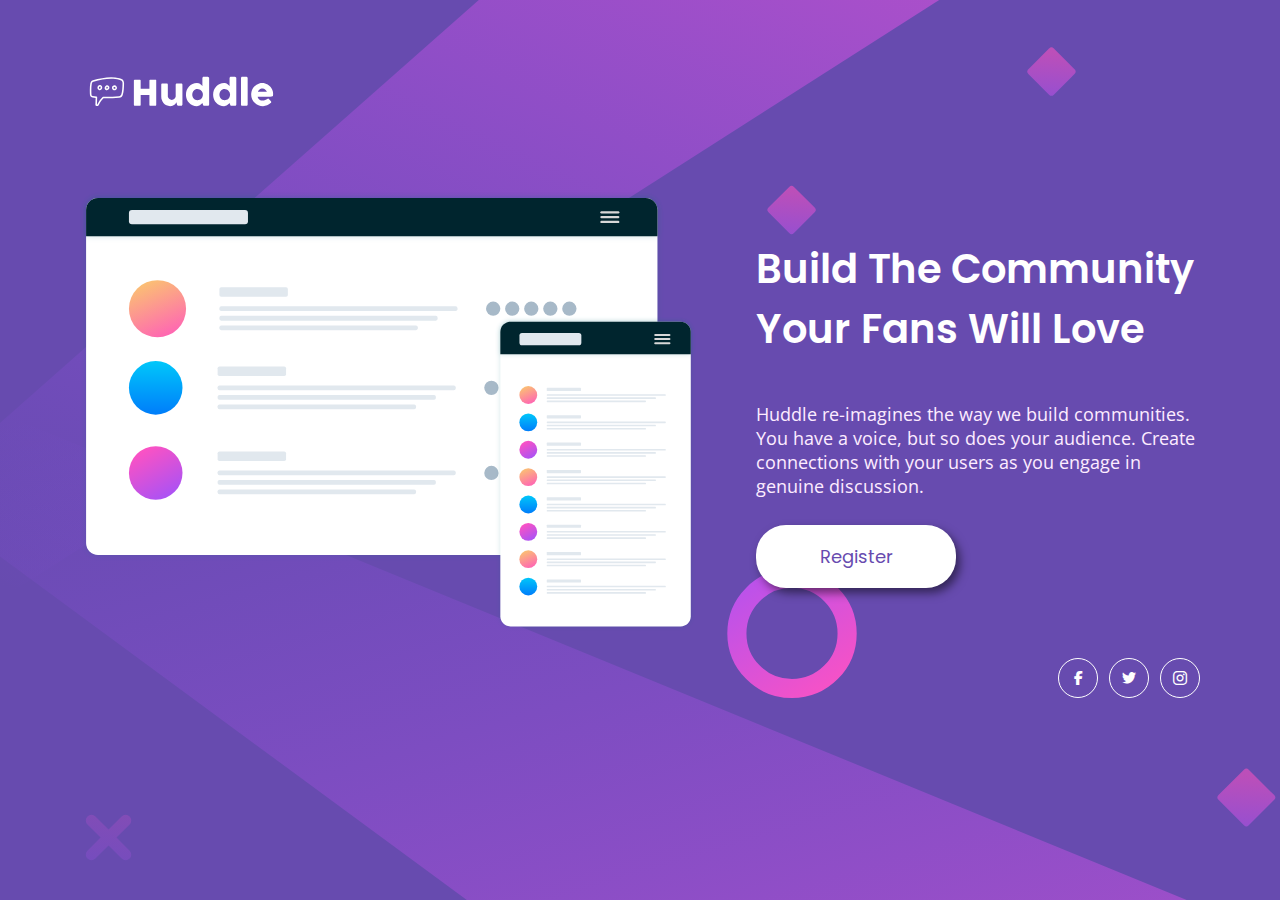
<file: huddle-landlng-page/index.html>
<!DOCTYPE html>
<html lang="en">

<head>
  <meta charset="UTF-8">
  <meta name="viewport" content="width=device-width, initial-scale=1.0">
  <!-- displays site properly based on user's device -->

  <link rel="icon" type="image/png" sizes="32x32" href="./images/favicon-32x32.png">
  <link rel="preconnect" href="https://fonts.googleapis.com">
  <link rel="preconnect" href="https://fonts.gstatic.com" crossorigin>
  <link href="https://fonts.googleapis.com/css2?family=Open+Sans:ital,wght@0,300..800;1,300..800&family=Poppins:ital,wght@0,100;0,200;0,300;0,400;0,500;0,600;0,700;0,800;0,900;1,100;1,200;1,300;1,400;1,500;1,600;1,700;1,800;1,900&display=swap" rel="stylesheet">
  <link rel="stylesheet" href="https://cdnjs.cloudflare.com/ajax/libs/font-awesome/6.5.2/css/all.min.css">
  <link rel="stylesheet" href="style.css">

  <title>Frontend Mentor | Huddle landing page with single introductory section</title>
</head>

<body>
  <header>
    <svg class="logo" xmlns="http://www.w3.org/2000/svg" viewBox="0 0 340 60"><g fill="#fff"><path d="M31.184 10.285c-5.91-.004-12.075 1.328-18.301 3.055-.79.16-1.563.676-1.969 1.316-.375.602-.512 1.207-.629 1.844-.605 3.387-.531 6.715-.406 10.398.027.844.156 1.848.547 2.454.414.613 1.117 1.003 1.96 1.132 1.083.164 2.16.29 3.239.403l-.238 6.656c-.04.527.222.969.543 1.223.289.218.61.316.937.34.656.05 1.43-.235 1.813-.961 1.68-3.235 2.734-4.66 4.832-6.81 5.48.138 10.261-.167 15.672-.57 1.914-.046 3.23-1.613 3.578-2.863 1.035-3.238 1.199-7.234 1.308-11.277.047-1.602-.508-3.172-1.492-4.004-.937-.758-2.066-1.031-3.105-1.312-2.883-.653-5.766-1.004-8.29-1.024zm7.875 2.531c1.039.282 1.957.555 2.53 1.024.966 1.023.934 1.707.923 2.812-.11 3.918-.297 7.723-1.184 10.606-.383 1.074-1.043 1.84-2.3 1.953-5.516.41-10.301.727-15.844.566a.792.792 0 0 0-.582.23c-2.329 2.352-3.52 3.99-5.297 7.407-.04.078-.13.125-.242.133-.07-.004-.102-.063-.106-.113l.238-7.22a.804.804 0 0 0-.695-.8 73.176 73.176 0 0 1-3.871-.477c-.555-.082-.758-.234-.91-.46-.266-.633-.262-1.024-.281-1.63-.126-3.656-.184-6.847.374-10.023.055-.472.231-.953.418-1.351.31-.485.782-.555 1.258-.688 6.086-1.68 12.04-2.937 17.649-2.941 2.75.097 5.633.375 7.922.972zm-21.024 6.192c-.84 1.004-.758 2.367-.11 3.281.34.48.868.863 1.509.95.836.07 1.367-.27 1.937-.657 1.035-.898 1.14-2.469.352-3.605a2.184 2.184 0 0 0-1.696-.946c-.898.008-1.507.407-1.992.977zm9.07-.82c-.835.027-1.511.605-1.925 1.23-.47.71-.746 1.605-.364 2.484.735 1.684 3.274 1.664 4.286-.05.464-.79.347-1.688 0-2.336-.348-.653-.872-1.184-1.633-1.305a1.934 1.934 0 0 0-.364-.023zm7.364.156a2.895 2.895 0 0 0-.778.086c-1.004.27-1.859 1.304-1.73 2.629.066.668.371 1.32.926 1.765.554.45 1.355.649 2.203.477.972-.2 1.578-.985 1.777-1.742.203-.758.153-1.528-.316-2.153a2.655 2.655 0 0 0-2.082-1.062zM19.96 19.586c.184.004.332.062.484.281.34.492.246 1.235-.097 1.535-.34.297-.555.325-.707.305-.149-.023-.301-.125-.438-.316-.258-.368-.336-.961.008-1.387.18-.242.516-.395.75-.418zm7.254.172c.027.004.355.195.512.488.156.293.183.563.035.813-.442.75-1.38.546-1.52.222-.055-.125-.015-.625.242-1.011.258-.391.578-.536.73-.512zm8.082.57c.047.067.164.492.074.828-.09.34-.238.547-.598.621-.46.098-.718 0-.914-.156-.191-.156-.324-.422-.351-.707-.07-.703.183-.867.586-.973.465-.117.992.086 1.203.387zm0 0M53.867 13.434a.892.892 0 0 1 .219-.536.665.665 0 0 1 .535-.238h5.223c.176 0 .36.074.547.219a.68.68 0 0 1 .28.555v8.336h8.74v-8.336a.768.768 0 0 1 .793-.773h5.151c.235 0 .438.058.614.175.176.117.265.305.265.562V38c0 .258-.078.45-.23.578-.152.129-.352.195-.598.195h-5.203a.845.845 0 0 1-.574-.195c-.145-.129-.219-.32-.219-.578v-9.988h-8.738V38c0 .246-.078.438-.238.57-.157.137-.371.203-.641.203h-5.172c-.492 0-.742-.23-.754-.687zm48.11 25.039a1.1 1.1 0 0 1-.485.246 2.422 2.422 0 0 1-.484.054h-2.656c-.211 0-.391-.039-.543-.113a1.197 1.197 0 0 1-.387-.308 1.842 1.842 0 0 1-.266-.442 3.71 3.71 0 0 1-.176-.508l-.543-2.25c-.175.364-.433.774-.765 1.239a6.65 6.65 0 0 1-1.274 1.3 7.077 7.077 0 0 1-1.847 1.02c-.715.277-1.535.414-2.461.414-1.336 0-2.55-.258-3.64-.773a8.372 8.372 0 0 1-2.79-2.11c-.765-.89-1.36-1.933-1.781-3.12a11.327 11.327 0 0 1-.633-3.81V17.797c0-.445.094-.785.29-1.012.19-.23.5-.344.921-.344h4.063c.503 0 .847.086 1.039.254.187.172.28.5.28.996v11.446c0 .504.114.98.34 1.433a4.282 4.282 0 0 0 2.18 2.012c.477.2.961.3 1.454.3.421 0 .859-.1 1.308-.3.453-.2.867-.465 1.25-.797.379-.336.695-.73.942-1.18.246-.453.367-.93.367-1.433v-11.43c0-.199.039-.398.113-.597a.963.963 0 0 1 .344-.457c.152-.094.297-.16.43-.196.136-.035.292-.05.468-.05h3.973c.504 0 .867.12 1.09.367.222.246.336.578.336.988v19.676c0 .222-.051.425-.153.613a1.091 1.091 0 0 1-.41.441zm20.414-2.426c-.317.316-.668.656-1.047 1.02-.383.363-.801.703-1.258 1.019-.457.316-.95.578-1.477.785a4.714 4.714 0 0 1-1.707.305c-1.593 0-3.062-.297-4.402-.895a10.537 10.537 0 0 1-3.465-2.453c-.969-1.039-1.722-2.262-2.27-3.668-.542-1.406-.816-2.918-.816-4.535 0-1.629.274-3.145.817-4.547.546-1.398 1.3-2.617 2.27-3.656a10.403 10.403 0 0 1 3.464-2.445c1.34-.59 2.809-.887 4.402-.887a5.32 5.32 0 0 1 1.77.281 6.49 6.49 0 0 1 1.457.719c.441.297.844.625 1.215.996.367.367.719.73 1.047 1.082v-8.04c0-.374.113-.69.34-.948.23-.258.574-.387 1.03-.387h3.958c.152 0 .312.035.48.098.172.066.328.156.469.273.14.117.254.258.34.422.09.164.133.344.133.543v26.289c0 .902-.473 1.355-1.422 1.355h-3.45c-.234 0-.414-.03-.542-.09a.826.826 0 0 1-.325-.253 1.64 1.64 0 0 1-.238-.422c-.07-.168-.16-.367-.266-.59zm-10.114-8.422c0 .773.121 1.496.364 2.172a5.142 5.142 0 0 0 1.027 1.75c.445.492.98.883 1.61 1.168.624.289 1.32.43 2.081.43.75 0 1.457-.133 2.121-.403.66-.27 1.239-.64 1.73-1.117a5.616 5.616 0 0 0 1.188-1.68 5.541 5.541 0 0 0 .5-2.074v-.246c0-.75-.14-1.465-.421-2.145a5.712 5.712 0 0 0-1.168-1.793 5.555 5.555 0 0 0-1.758-1.222 5.326 5.326 0 0 0-2.192-.45c-.761 0-1.457.15-2.082.45a4.827 4.827 0 0 0-1.609 1.223 5.497 5.497 0 0 0-1.027 1.792 6.341 6.341 0 0 0-.364 2.145zm37.278 8.422c-.317.316-.664.656-1.047 1.02-.38.363-.797.703-1.254 1.019-.457.316-.95.578-1.48.785a4.693 4.693 0 0 1-1.704.305c-1.593 0-3.062-.297-4.406-.895a10.561 10.561 0 0 1-3.46-2.453c-.97-1.039-1.727-2.262-2.27-3.668-.547-1.406-.817-2.918-.817-4.535 0-1.629.27-3.145.817-4.547a11.299 11.299 0 0 1 2.27-3.656 10.427 10.427 0 0 1 3.46-2.445c1.344-.59 2.813-.887 4.406-.887.645 0 1.235.094 1.766.281a6.52 6.52 0 0 1 1.46.719c.438.297.845.625 1.212.996.37.367.719.73 1.047 1.082v-8.04c0-.374.117-.69.343-.948.23-.258.57-.387 1.028-.387h3.957c.152 0 .312.035.484.098.168.066.324.156.465.273.14.117.258.258.344.422.09.164.133.344.133.543v26.289c0 .902-.477 1.355-1.426 1.355h-3.446c-.234 0-.417-.03-.546-.09a.855.855 0 0 1-.325-.253 1.764 1.764 0 0 1-.238-.422c-.07-.168-.156-.367-.262-.59zm-10.11-8.422c0 .773.121 1.496.36 2.172a5.214 5.214 0 0 0 1.03 1.75c.446.492.981.883 1.606 1.168.63.289 1.325.43 2.086.43a5.55 5.55 0 0 0 2.118-.403 5.36 5.36 0 0 0 1.734-1.117 5.616 5.616 0 0 0 1.187-1.68 5.541 5.541 0 0 0 .5-2.074v-.246a5.656 5.656 0 0 0-1.594-3.938 5.468 5.468 0 0 0-1.757-1.222 5.295 5.295 0 0 0-2.188-.45c-.761 0-1.457.15-2.086.45a4.851 4.851 0 0 0-1.605 1.223 5.577 5.577 0 0 0-1.031 1.792 6.436 6.436 0 0 0-.36 2.145zm21.54-16.477c0-.375.093-.691.28-.949.188-.258.512-.386.97-.386h4.308c.117 0 .238.03.367.097.13.063.25.152.36.27.113.117.207.258.28.422.079.164.118.347.118.546v26.27c0 .445-.129.785-.379 1.012-.254.23-.578.343-.976.343h-4.079c-.457 0-.78-.113-.968-.343-.188-.227-.282-.567-.282-1.012zm29.609 24.954a11.67 11.67 0 0 1-3.48 2.222c-1.29.535-2.657.801-4.098.801-1.606 0-3.121-.293-4.551-.879a11.8 11.8 0 0 1-3.766-2.437 11.656 11.656 0 0 1-2.566-3.664c-.633-1.407-.95-2.938-.95-4.59 0-1.032.126-2.032.38-3 .25-.965.609-1.871 1.07-2.715a11.743 11.743 0 0 1 1.687-2.332 10.792 10.792 0 0 1 4.899-2.996c.96-.282 1.976-.422 3.043-.422.972 0 1.914.129 2.832.387a11.04 11.04 0 0 1 4.781 2.777 11.35 11.35 0 0 1 1.723 2.156c.48.777.851 1.61 1.117 2.496.262.883.394 1.797.394 2.735 0 .609-.007 1.105-.027 1.492-.016.387-.105.695-.27.926-.164.226-.437.386-.82.472-.379.09-.941.133-1.68.133h-12.66c.118.75.356 1.379.715 1.883.356.504.77.906 1.238 1.203.47.3.97.512 1.497.64a6.294 6.294 0 0 0 1.492.196c.422 0 .855-.043 1.3-.133a8.748 8.748 0 0 0 1.293-.351 7.331 7.331 0 0 0 1.145-.508c.344-.196.625-.399.836-.61.187-.152.348-.265.48-.34a.86.86 0 0 1 .434-.117c.152 0 .309.055.465.16.16.106.336.258.535.458l1.863 2.109c.13.152.211.289.246.414.036.121.055.25.055.379a.977.977 0 0 1-.195.605c-.13.168-.281.32-.457.45zm-8.457-14.649c-.457 0-.899.09-1.328.274-.426.18-.829.421-1.204.726a6.37 6.37 0 0 0-1.011 1.04 6.486 6.486 0 0 0-.73 1.179h8.988a10.599 10.599 0 0 0-.801-1.266 5.564 5.564 0 0 0-.985-1.023 4.295 4.295 0 0 0-1.265-.684c-.477-.164-1.031-.246-1.664-.246zm0 0"/></g></svg>  
  </header>
  <div class="container">
    <svg class="content-image" width="100%" height="100%" viewBox="0 0 709 506" xmlns="http://www.w3.org/2000/svg" xmlns:xlink="http://www.w3.org/1999/xlink"><defs><rect id="b" width="657.638" height="410.833" rx="13.701"/><filter x="-1.6%" y="-2.6%" width="103.2%" height="105.1%" filterUnits="objectBoundingBox" id="a"><feOffset in="SourceAlpha" result="shadowOffsetOuter1"/><feGaussianBlur stdDeviation="3.5" in="shadowOffsetOuter1" result="shadowBlurOuter1"/><feColorMatrix values="0 0 0 0 0 0 0 0 0 0.145098039 0 0 0 0 0.180392157 0 0 0 0.181838768 0" in="shadowBlurOuter1"/></filter><path d="M13.7 0h630.237c7.567 0 13.7 6.134 13.7 13.7v30.122H0V13.701C0 6.134 6.134 0 13.7 0z" id="d"/><filter x="-1.6%" y="-24%" width="103.2%" height="147.9%" filterUnits="objectBoundingBox" id="c"><feOffset in="SourceAlpha" result="shadowOffsetOuter1"/><feGaussianBlur stdDeviation="3.5" in="shadowOffsetOuter1" result="shadowBlurOuter1"/><feColorMatrix values="0 0 0 0 0 0 0 0 0 0.145098039 0 0 0 0 0.180392157 0 0 0 0.181838768 0" in="shadowBlurOuter1"/></filter><linearGradient x1="14.811%" y1="-22.362%" x2="75.996%" y2="119.406%" id="e"><stop stop-color="#FAD961" offset="0%"/><stop stop-color="#FF52C1" offset="100%"/></linearGradient><linearGradient x1="50%" y1="0%" x2="50%" y2="100%" id="f"><stop stop-color="#00C7FA" offset="0%"/><stop stop-color="#007DFA" offset="100%"/></linearGradient><linearGradient x1="28.973%" y1="0%" x2="90.2%" y2="111.244%" id="g"><stop stop-color="#FF52C1" offset="0%"/><stop stop-color="#9952FF" offset="100%"/></linearGradient><path d="M11.691 0h195.83c6.457 0 11.692 5.234 11.692 11.691v327.195c0 6.457-5.235 11.692-11.692 11.692H11.691C5.234 350.578 0 345.343 0 338.886V11.691C0 5.234 5.234 0 11.691 0z" id="i"/><filter x="-4.1%" y="-2.6%" width="108.2%" height="105.1%" filterUnits="objectBoundingBox" id="h"><feOffset in="SourceAlpha" result="shadowOffsetOuter1"/><feGaussianBlur stdDeviation="3" in="shadowOffsetOuter1" result="shadowBlurOuter1"/><feColorMatrix values="0 0 0 0 0 0 0 0 0 0.145098039 0 0 0 0 0.180392157 0 0 0 0.181838768 0" in="shadowBlurOuter1"/></filter><path d="M11.691 0h195.83c6.457 0 11.692 5.234 11.692 11.691v25.704H0V11.691C0 5.234 5.234 0 11.691 0z" id="k"/><filter x="-4.1%" y="-24.1%" width="108.2%" height="148.1%" filterUnits="objectBoundingBox" id="j"><feOffset in="SourceAlpha" result="shadowOffsetOuter1"/><feGaussianBlur stdDeviation="3" in="shadowOffsetOuter1" result="shadowBlurOuter1"/><feColorMatrix values="0 0 0 0 0 0 0 0 0 0.145098039 0 0 0 0 0.180392157 0 0 0 0.181838768 0" in="shadowBlurOuter1"/></filter></defs><g fill="none" fill-rule="evenodd"><g transform="translate(7 7)"><use fill="#000" filter="url(#a)" xlink:href="#b"/><use fill="#FFF" xlink:href="#b"/><use fill="#000" filter="url(#c)" xlink:href="#d"/><use fill="#00252E" xlink:href="#d"/><rect fill="#E1E8EE" x="49.323" y="13.694" width="137.008" height="16.433" rx="3.425"/><g transform="translate(591.874 15.064)" fill="#D8D8D8"><rect width="21.921" height="2.739" rx="1.369"/><rect y="5.478" width="21.921" height="2.739" rx="1.369"/><rect y="10.956" width="21.921" height="2.739" rx="1.369"/></g><g transform="translate(49.323 94.492)"><ellipse fill="url(#e)" cx="32.882" cy="32.867" rx="32.882" ry="32.867"/><g transform="translate(104.126 8.217)" fill="#E1E8EE"><rect width="78.78" height="10.956" rx="2.055"/><rect y="21.911" width="274.016" height="5.478" rx="2.055"/><rect y="32.867" width="251.181" height="5.478" rx="2.055"/><rect y="43.822" width="228.346" height="5.478" rx="2.055"/></g><g transform="translate(411.024 24.65)" fill="#A7B9C8"><ellipse cx="8.22" cy="8.217" rx="8.22" ry="8.217"/><ellipse cx="52.063" cy="8.217" rx="8.22" ry="8.217"/><ellipse cx="30.142" cy="8.217" rx="8.22" ry="8.217"/><ellipse cx="73.984" cy="8.217" rx="8.22" ry="8.217"/><ellipse cx="95.906" cy="8.217" rx="8.22" ry="8.217"/></g></g><g transform="translate(49.323 187.614)"><ellipse fill="url(#f)" cx="30.827" cy="30.813" rx="30.827" ry="30.813"/><g transform="translate(102.07 6.162)" fill="#E1E8EE"><rect width="78.78" height="10.956" rx="2.055"/><rect y="21.911" width="274.016" height="5.478" rx="2.055"/><rect y="32.867" width="251.181" height="5.478" rx="2.055"/><rect y="43.822" width="228.346" height="5.478" rx="2.055"/></g><g transform="translate(408.969 22.596)" fill="#A7B9C8"><ellipse cx="8.22" cy="8.217" rx="8.22" ry="8.217"/><ellipse cx="52.063" cy="8.217" rx="8.22" ry="8.217"/><ellipse cx="30.142" cy="8.217" rx="8.22" ry="8.217"/></g></g><g transform="translate(49.323 285.53)"><ellipse fill="url(#g)" cx="30.827" cy="30.813" rx="30.827" ry="30.813"/><g transform="translate(102.07 6.162)" fill="#E1E8EE"><rect width="78.78" height="10.956" rx="2.055"/><rect y="21.911" width="274.016" height="5.478" rx="2.055"/><rect y="32.867" width="251.181" height="5.478" rx="2.055"/><rect y="43.822" width="228.346" height="5.478" rx="2.055"/></g><g transform="translate(408.969 22.596)" fill="#A7B9C8"><ellipse cx="8.22" cy="8.217" rx="8.22" ry="8.217"/><ellipse cx="52.063" cy="8.217" rx="8.22" ry="8.217"/><ellipse cx="30.142" cy="8.217" rx="8.22" ry="8.217"/><ellipse cx="73.984" cy="8.217" rx="8.22" ry="8.217"/></g></g></g><g transform="translate(483.787 149.422)"><use fill="#000" filter="url(#h)" xlink:href="#i"/><use fill="#FFF" xlink:href="#i"/></g><g transform="translate(483.787 149.422)"><use fill="#000" filter="url(#j)" xlink:href="#k"/><use fill="#00252E" xlink:href="#k"/></g><g transform="translate(505.8 162.277)"><rect fill="#E1E8EE" width="71.244" height="14.023" rx="2.923"/><g transform="translate(155.111 1.169)" fill="#D8D8D8"><rect width="18.706" height="2.337" rx="1.169"/><rect y="4.674" width="18.706" height="2.337" rx="1.169"/><rect y="9.349" width="18.706" height="2.337" rx="1.169"/></g></g><g transform="translate(505.709 223.372)"><ellipse fill="url(#e)" cx="10.276" cy="10.271" rx="10.276" ry="10.271"/><g transform="translate(31.512 2.054)" fill="#E1E8EE"><rect width="39.39" height="3.652" rx=".63"/><rect y="7.304" width="137.008" height="1.826" rx=".63"/><rect y="10.956" width="125.591" height="1.826" rx=".63"/><rect y="14.607" width="114.173" height="1.826" rx=".63"/></g></g><g transform="translate(505.709 317.864)"><ellipse fill="url(#e)" cx="10.276" cy="10.271" rx="10.276" ry="10.271"/><g transform="translate(31.512 2.054)" fill="#E1E8EE"><rect width="39.39" height="3.652" rx=".63"/><rect y="7.304" width="137.008" height="1.826" rx=".63"/><rect y="10.956" width="125.591" height="1.826" rx=".63"/><rect y="14.607" width="114.173" height="1.826" rx=".63"/></g></g><g transform="translate(505.709 254.87)"><g transform="translate(31.512 2.054)" fill="#E1E8EE"><rect width="39.39" height="3.652" rx=".63"/><rect y="7.304" width="137.008" height="1.826" rx=".63"/><rect y="10.956" width="125.591" height="1.826" rx=".63"/><rect y="14.607" width="114.173" height="1.826" rx=".63"/></g><ellipse fill="url(#f)" cx="10.276" cy="10.271" rx="10.276" ry="10.271"/></g><g transform="translate(505.709 349.361)"><g transform="translate(31.512 2.054)" fill="#E1E8EE"><rect width="39.39" height="3.652" rx=".63"/><rect y="7.304" width="137.008" height="1.826" rx=".63"/><rect y="10.956" width="125.591" height="1.826" rx=".63"/><rect y="14.607" width="114.173" height="1.826" rx=".63"/></g><ellipse fill="url(#f)" cx="10.276" cy="10.271" rx="10.276" ry="10.271"/></g><g transform="translate(505.709 286.367)"><g transform="translate(31.512 2.054)" fill="#E1E8EE"><rect width="39.39" height="3.652" rx=".63"/><rect y="7.304" width="137.008" height="1.826" rx=".63"/><rect y="10.956" width="125.591" height="1.826" rx=".63"/><rect y="14.607" width="114.173" height="1.826" rx=".63"/></g><ellipse fill="url(#g)" cx="10.276" cy="10.271" rx="10.276" ry="10.271"/></g><g transform="translate(505.709 380.858)"><g transform="translate(31.512 2.054)" fill="#E1E8EE"><rect width="39.39" height="3.652" rx=".63"/><rect y="7.304" width="137.008" height="1.826" rx=".63"/><rect y="10.956" width="125.591" height="1.826" rx=".63"/><rect y="14.607" width="114.173" height="1.826" rx=".63"/></g><ellipse fill="url(#g)" cx="10.276" cy="10.271" rx="10.276" ry="10.271"/></g><g transform="translate(505.709 412.356)"><ellipse fill="url(#e)" cx="10.276" cy="10.271" rx="10.276" ry="10.271"/><g transform="translate(31.512 2.054)" fill="#E1E8EE"><rect width="39.39" height="3.652" rx=".63"/><rect y="7.304" width="137.008" height="1.826" rx=".63"/><rect y="10.956" width="125.591" height="1.826" rx=".63"/><rect y="14.607" width="114.173" height="1.826" rx=".63"/></g></g><g transform="translate(505.709 443.853)"><g transform="translate(31.512 2.054)" fill="#E1E8EE"><rect width="39.39" height="3.652" rx=".63"/><rect y="7.304" width="137.008" height="1.826" rx=".63"/><rect y="10.956" width="125.591" height="1.826" rx=".63"/><rect y="14.607" width="114.173" height="1.826" rx=".63"/></g><ellipse fill="url(#f)" cx="10.276" cy="10.271" rx="10.276" ry="10.271"/></g></g></svg>
    <div class="content">
      <p class="title">
        Build The Community Your Fans Will Love
      </p>
      <p class="description">
        Huddle re-imagines the way we build communities. You have a voice, but so does your audience.
        Create connections with your users as you engage in genuine discussion.
      </p>
      <button class="btn">
        Register
      </button>
    </div>
  </div>
  <footer class="footer">
    <i class="fa-brands fa-facebook-f fa-sm" style="color: #ffffff;"></i>
    <i class="fa-brands fa-twitter fa-sm" style="color: #ffffff;"></i>
    <i class="fa-brands fa-instagram" style="color: #ffffff;"></i>
  </footer>
</body>

</html>
</file>
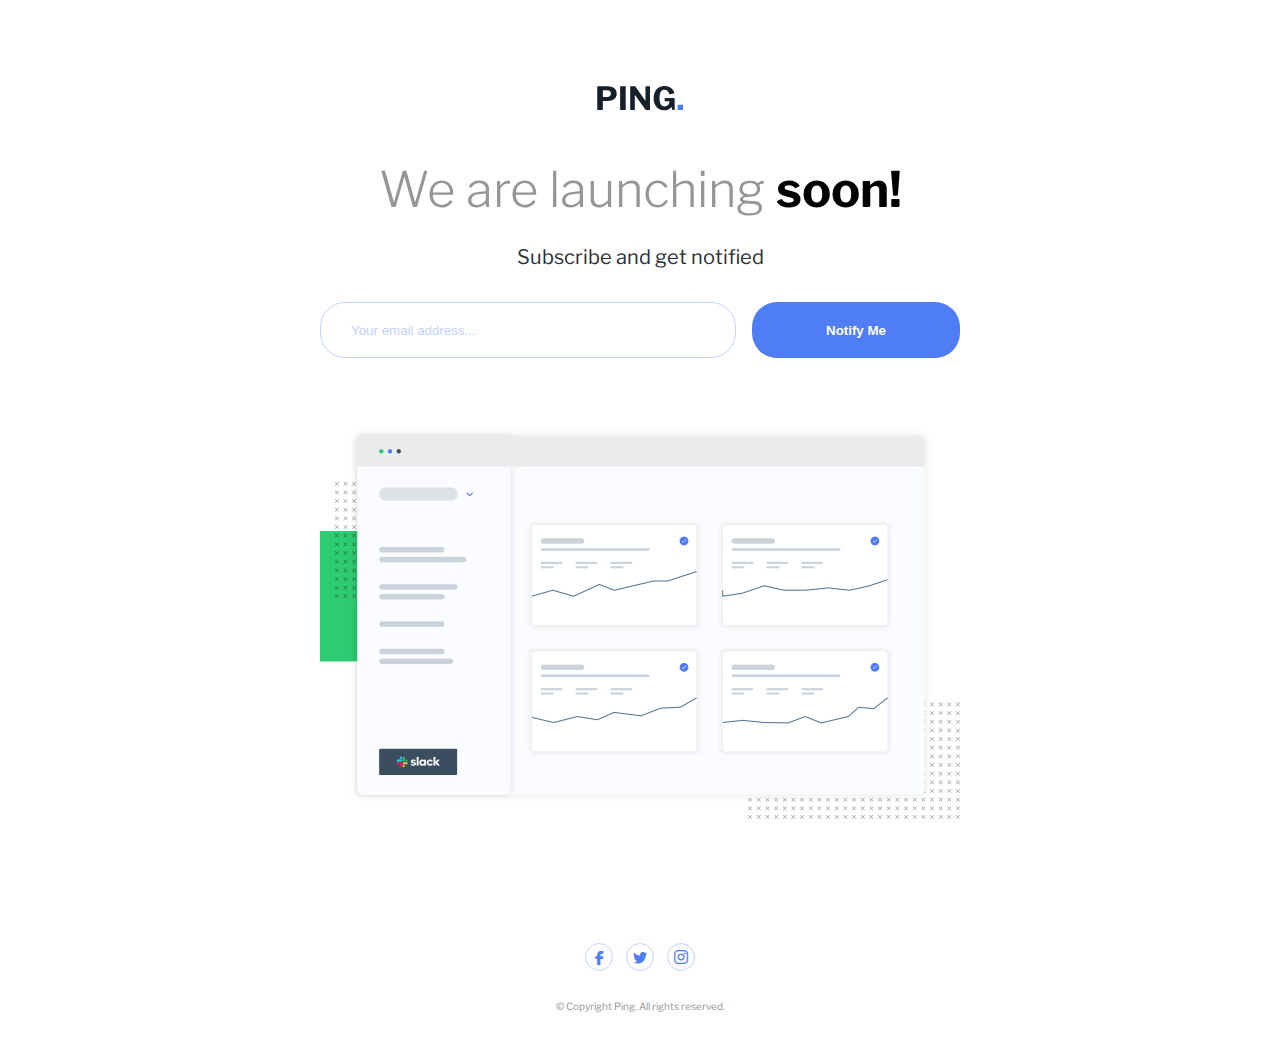
<file: ping-coming-soon-page/index.html>
<!DOCTYPE html>
<html lang="en">
<head>
  <meta charset="UTF-8">
  <meta name="viewport" content="width=device-width, initial-scale=1.0"> <!-- displays site properly based on user's device -->

  <link rel="icon" type="image/png" sizes="32x32" href="./images/favicon-32x32.png">
  <link rel="preconnect" href="https://fonts.googleapis.com">
  <link rel="preconnect" href="https://fonts.gstatic.com" crossorigin>
  <link href="https://fonts.googleapis.com/css2?family=Libre+Franklin:ital,wght@0,100..900;1,100..900&display=swap" rel="stylesheet">
  <link rel="stylesheet" href="https://cdnjs.cloudflare.com/ajax/libs/font-awesome/6.5.2/css/all.min.css">
  <link rel="stylesheet" href="style.css">
  <script src="script.js"></script>

  <title>Frontend Mentor | Ping coming soon page</title> 
</head>
<body>
  <header class="header">
    <svg class="logo" xmlns="http://www.w3.org/2000/svg" width="86" height="26"><g fill="none"><path fill="#15202A" d="M5.008 25c.555 0 .832-.245.832-.736v-8c0-.235.117-.352.352-.352h4.8c2.603 0 4.699-.635 6.288-1.904 1.59-1.27 2.384-3.056 2.384-5.36 0-1.621-.41-2.987-1.232-4.096-.821-1.11-1.93-1.936-3.328-2.48-1.397-.544-2.981-.816-4.752-.816h-9.6c-.341 0-.512.203-.512.608V24.36c0 .213.048.373.144.48.096.107.272.16.528.16h4.096zm5.216-13.088H6.288c-.17 0-.288-.048-.352-.144-.064-.096-.096-.25-.096-.464V5.832c0-.213.048-.363.144-.448.096-.085.25-.128.464-.128H10c1.195 0 2.144.277 2.848.832.704.555 1.056 1.376 1.056 2.464 0 1.045-.33 1.867-.992 2.464-.661.597-1.557.896-2.688.896zM27.856 25c.32 0 .544-.059.672-.176.128-.117.192-.315.192-.592v-22.4c0-.384-.17-.576-.512-.576h-4.576c-.341 0-.512.203-.512.608v22.464c0 .235.053.405.16.512.107.107.288.16.544.16h4.032zm9.312 0c.235 0 .4-.037.496-.112.096-.075.144-.197.144-.368V10.344c0-.107.037-.17.112-.192.075-.021.155.021.24.128l10.208 14.336c.128.17.245.277.352.32.107.043.256.064.448.064H52.4a.66.66 0 00.432-.144.455.455 0 00.176-.368V1.736c0-.32-.139-.48-.416-.48H49.04c-.384 0-.576.192-.576.576v13.216c0 .235-.053.352-.16.352-.085 0-.192-.085-.32-.256L38.576 1.736c-.15-.213-.277-.347-.384-.4-.107-.053-.288-.08-.544-.08h-3.872c-.384 0-.576.203-.576.608v22.592c0 .363.213.544.64.544h3.328zm30.176.32c1.664 0 3.013-.288 4.048-.864a9.158 9.158 0 002.672-2.24c.15-.17.256-.181.32-.032l.928 2.304c.192.341.47.512.832.512h1.024c.15 0 .267-.043.352-.128a.476.476 0 00.128-.352V13.736a.703.703 0 00-.24-.56c-.16-.139-.39-.208-.688-.208l-8.544-.032c-.341 0-.512.15-.512.448v2.4c0 .192.043.33.128.416.085.085.213.128.384.128h3.872c.235 0 .352.096.352.288 0 .085-.01.15-.032.192l-.064.928c-.235 1.045-.736 1.915-1.504 2.608-.768.693-1.792 1.04-3.072 1.04-1.685 0-2.976-.65-3.872-1.952-.896-1.301-1.344-3.435-1.344-6.4 0-2.837.427-4.907 1.28-6.208.853-1.301 2.101-1.952 3.744-1.952 1.259 0 2.283.363 3.072 1.088.79.725 1.29 1.643 1.504 2.752.043.192.096.325.16.4.064.075.181.112.352.112l4.224-.64c.277-.021.416-.15.416-.384 0-.192-.021-.352-.064-.48-.213-1.173-.752-2.277-1.616-3.312-.864-1.035-1.984-1.872-3.36-2.512-1.376-.64-2.896-.96-4.56-.96-2.176 0-4.096.501-5.76 1.504-1.664 1.003-2.955 2.432-3.872 4.288-.917 1.856-1.376 4.021-1.376 6.496 0 2.41.437 4.528 1.312 6.352.875 1.824 2.117 3.237 3.728 4.24 1.61 1.003 3.493 1.504 5.648 1.504z"/><path fill="#4C7BF3" d="M85.072 25c.32 0 .55-.059.688-.176.139-.117.208-.315.208-.592v-4c0-.363-.16-.544-.48-.544h-4.384a.498.498 0 00-.368.144c-.096.096-.144.24-.144.432v4.064c0 .448.235.672.704.672h3.776z"/></g></svg>
  </header>
  <main>
    <div class="container">
      <p class="title">
        We are launching <span class="bold">soon!</span>
      </p>
      <p class="sub-title">
        Subscribe and get notified
      </p>
      <form class="subscribe" id="subscribeForm">
        <div class="form-wrapper">
          <input class="input" name="email" id="email" type="email" placeholder="Your email address...">
          <p id="errorMessage" class="error"></p>  
        </div>
        <input class="btn-submit" id="submit" type="submit" value="Notify Me">
      </form>
      <img class="image" src="./images/illustration-dashboard.png" alt="">
    </div>  
  </main>
  <footer>
    <ul class="footer-list">
      <li><i class="fa-brands fa-facebook-f fa-sm"></i></li>
      <li><i class="fa-brands fa-twitter fa-sm"></i></li>
      <li><i class="fa-brands fa-instagram"></i></li>
    </ul>
    <p class="copyright">
      &copy; Copyright Ping. All rights reserved.
    </p>
  </footer>
</body>
</html>
</file>
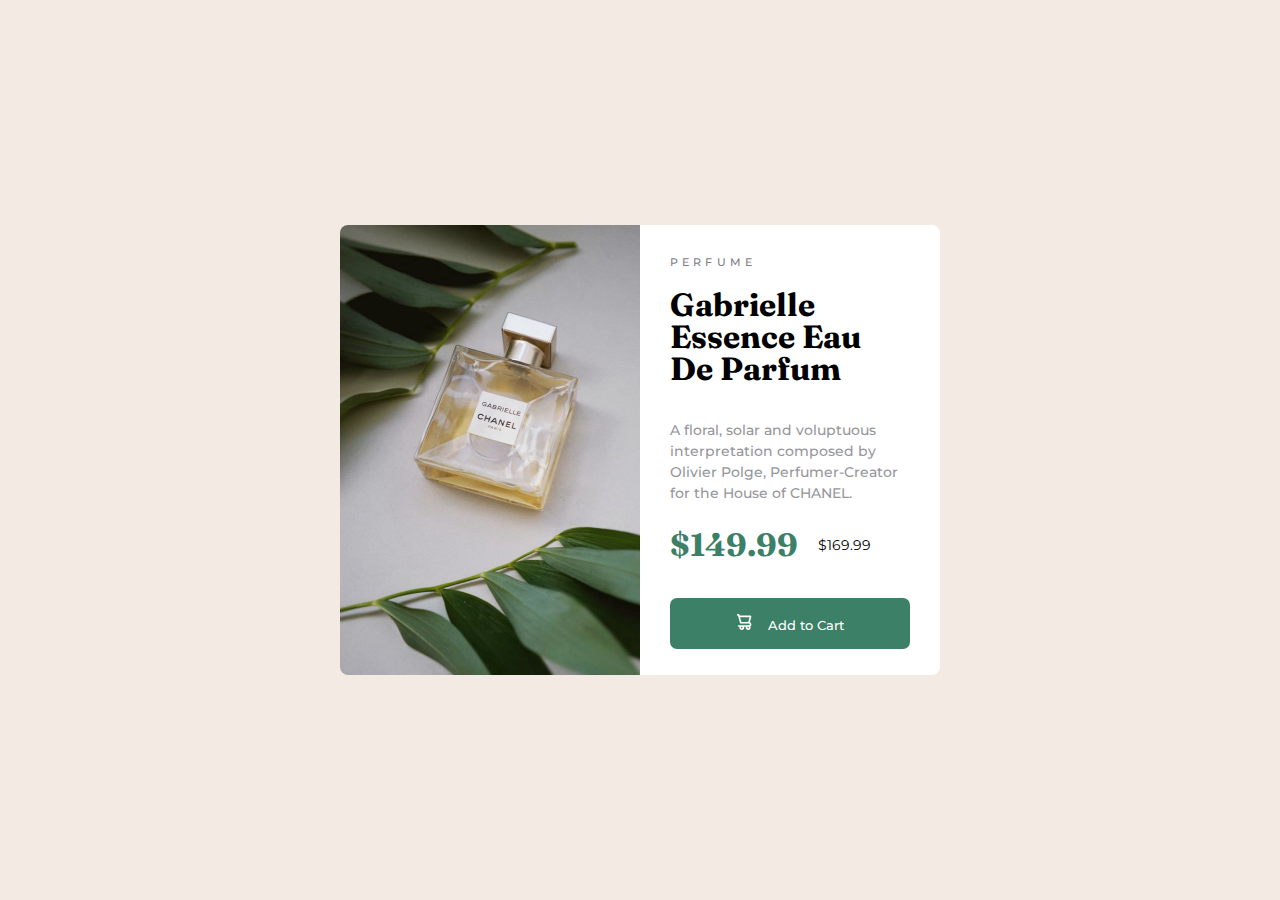
<file: product-preview-card/index.html>
<!DOCTYPE html>
<html lang="en">

<head>
  <meta charset="UTF-8">
  <meta name="viewport" content="width=device-width, initial-scale=1.0">
  <!-- displays site properly based on user's device -->

  <link rel="icon" type="image/png" sizes="32x32" href="./images/favicon-32x32.png">
  <link rel="preconnect" href="https://fonts.googleapis.com">
  <link rel="preconnect" href="https://fonts.gstatic.com" crossorigin>
  <link rel="stylesheet" href="https://fonts.googleapis.com/css2?family=Fraunces:ital,opsz,wght@0,9..144,100..900;1,9..144,100..900&family=Montserrat:ital,wght@0,100..900;1,100..900&display=swap">
  <link rel="stylesheet" href="style.css">


  <title>Frontend Mentor | Product preview card component</title>
</head>

<body>
  <div class="container">
    <img class="product-img" src="./images/image-product-desktop.jpg">
    <div class="product-content">
      <p class="product-category">
        Perfume
      </p>
      <h1 class="product-name">
        Gabrielle Essence Eau De Parfum
      </h1>
      <p class="product-desc">
        A floral, solar and voluptuous interpretation composed by Olivier Polge, Perfumer-Creator for the House of
        CHANEL.
      </p>
      <div class="pricing">
        <p class="sale-price">$149.99</p>
        <p class="normal-price">$169.99</p>
      </div>
      <button class="btn">
        <svg class="cart" width="15" height="16" xmlns="http://www.w3.org/2000/svg"><path d="M14.383 10.388a2.397 2.397 0 0 0-1.518-2.222l1.494-5.593a.8.8 0 0 0-.144-.695.8.8 0 0 0-.631-.28H2.637L2.373.591A.8.8 0 0 0 1.598 0H0v1.598h.983l1.982 7.4a.8.8 0 0 0 .799.59h8.222a.8.8 0 0 1 0 1.599H1.598a.8.8 0 1 0 0 1.598h.943a2.397 2.397 0 1 0 4.507 0h1.885a2.397 2.397 0 1 0 4.331-.376 2.397 2.397 0 0 0 1.12-2.021ZM11.26 7.99H4.395L3.068 3.196h9.477L11.26 7.991Zm-6.465 6.392a.8.8 0 1 1 0-1.598.8.8 0 0 1 0 1.598Zm6.393 0a.8.8 0 1 1 0-1.598.8.8 0 0 1 0 1.598Z" fill="#FFF"/></svg>
        Add to Cart
      </button>
    </div>
  </div>
</body>

</html>
</file>
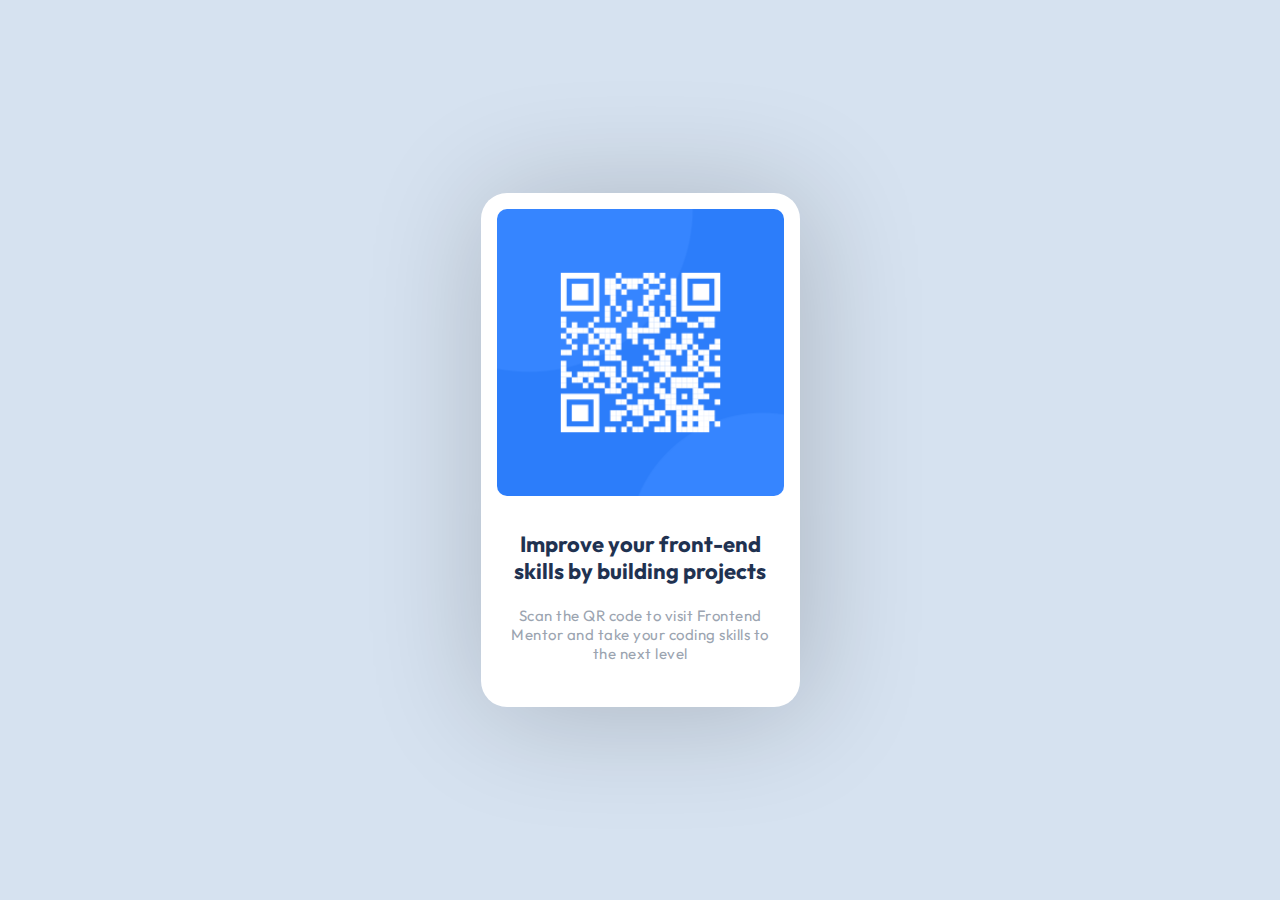
<file: qr-code/index.html>
<!DOCTYPE html>
<html lang="en">

<head>
  <meta charset="UTF-8">
  <meta name="viewport" content="width=device-width, initial-scale=1.0">
  <!-- displays site properly based on user's device -->

  <link rel="icon" type="image/png" sizes="32x32" href="./images/favicon-32x32.png">
  <link rel="preconnect" href="https://fonts.googleapis.com">
  <link rel="preconnect" href="https://fonts.gstatic.com" crossorigin>
  <link
    href="https://fonts.googleapis.com/css2?family=Fraunces:ital,opsz,wght@0,9..144,100..900;1,9..144,100..900&family=Montserrat:ital,wght@0,100..900;1,100..900&family=Outfit:wght@100..900&display=swap"
    rel="stylesheet">
  <link rel="stylesheet" href="style.css">

  <title>Frontend Mentor | QR code component</title>
</head>

<body>
  <div class="container">
    <img class="qr-code" src="./images/image-qr-code.png">
    <h3 class="title">
      Improve your front-end <br>skills by building projects
    </h3>
    <p class="content">
      Scan the QR code to visit Frontend <br>Mentor and take your coding skills to <br>the next level
    </p>
  </div>
</body>

</html>
</file>
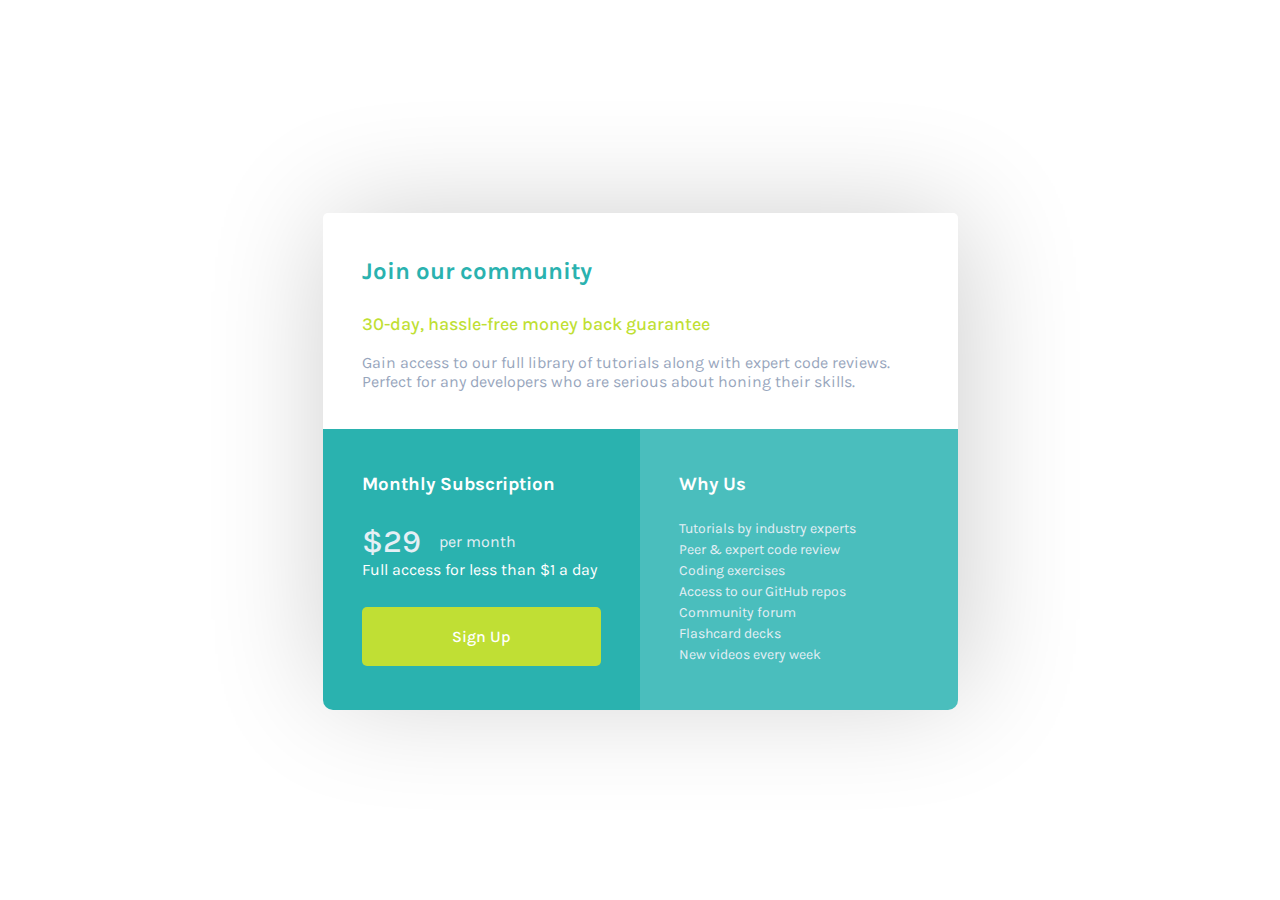
<file: single-price-grid/index.html>
<!DOCTYPE html>
<html lang="en">

<head>
  <meta charset="UTF-8">
  <meta name="viewport" content="width=device-width, initial-scale=1.0">
  <!-- displays site properly based on user's device -->

  <link rel="icon" type="image/png" sizes="32x32" href="./images/favicon-32x32.png">
  <link rel="preconnect" href="https://fonts.googleapis.com">
  <link rel="preconnect" href="https://fonts.gstatic.com" crossorigin>
  <link href="https://fonts.googleapis.com/css2?family=Karla:ital,wght@0,200..800;1,200..800&display=swap" rel="stylesheet">
  <link rel="stylesheet" href="style.css">

  <title>Frontend Mentor | Single Price Grid Component</title>
</head>

<body>
  <div class="container">
    <div class="content content-1">
      <h3 class="title-1">
        Join our community
      </h3>
      <p class="period">
        30-day, hassle-free money back guarantee
      </p>
      <p class="desc">
        Gain access to our full library of tutorials along with expert code reviews. <br>Perfect for any developers who are
        serious about honing their skills.
      </p>
    </div>
    <div class="content-wrapper">
      <div class="content content-2">
        <h3 class="title title-2">
          Monthly Subscription
        </h3>
        <p class="price">
          <span>&dollar;29</span> per month
        </p>
        <p>
          Full access for less than &dollar;1 a day
        </p>
        <button class="btn">
          Sign Up
        </button>
      </div>
      <div class="content content-3">
        <h3 class="title title-3">
          Why Us
        </h3>
        <p class="description">
          Tutorials by industry experts<br>
          Peer &amp; expert code review<br>
          Coding exercises<br>
          Access to our GitHub repos<br>
          Community forum<br>
          Flashcard decks<br>
          New videos every week
        </p>
      </div>  
    </div>
  </div>
</body>

</html>
</file>
<file: huddle-landlng-page/style.css>
* {
    margin: 0;
    padding: 0;
    box-sizing: border-box;
}

body {
    font-family: "Open Sans";
    color: #ffffff;
    background-image: url('data:image/svg+xml;utf8,<svg width="375" height="373" xmlns="http://www.w3.org/2000/svg"><defs><linearGradient x1="221.401%25" y1="-103.001%25" x2="-5.513%25" y2="110.015%25" id="a"><stop stop-color="%23FF52C1" offset="0%25"/><stop stop-color="%23F952C5" offset="7.3%25"/><stop stop-color="%239952FF" stop-opacity="0" offset="100%25"/></linearGradient><linearGradient x1="212.128%25" y1="-106.466%25" x2="-5.513%25" y2="110.015%25" id="b"><stop stop-color="%23FF52C1" offset="0%25"/><stop stop-color="%23F952C5" offset="0%25"/><stop stop-color="%239952FF" stop-opacity="0" offset="100%25"/></linearGradient><linearGradient x1="21.681%25" y1="5.006%25" x2="145.861%25" y2="145.591%25" id="c"><stop stop-color="%23FF52C1" offset="0%25"/><stop stop-color="%239952FF" offset="100%25"/></linearGradient></defs><g fill="none" fill-rule="evenodd"><path fill="url(%23a)" d="M0 265.7L319.689 0H375v73.607L0 313.664z"/><path fill="url(%23b)" transform="matrix(-1 0 0 1 375 0)" d="M0 318.687L375 102v119.176L0 360.228z"/><rect fill="url(%23c)" opacity=".558" transform="rotate(45 332.799 180.799)" x="318.799" y="166.799" width="28" height="28" rx="3"/><rect fill="url(%23c)" opacity=".387" transform="rotate(45 122.364 366.364)" x="117.864" y="361.864" width="9" height="9" rx="1"/><rect fill="url(%23c)" opacity=".387" transform="rotate(45 164.728 344.728)" x="155.728" y="335.728" width="18" height="18" rx="1"/><rect fill="url(%23c)" opacity=".387" transform="rotate(45 139.728 86.9)" x="132.728" y="79.899" width="14" height="14" rx="1"/><rect fill="url(%23c)" opacity=".387" transform="rotate(45 325.02 344.02)" x="316.521" y="335.521" width="17" height="17" rx="1"/><rect fill="url(%23c)" opacity=".503" transform="rotate(45 63.598 282.497)" x="42.598" y="261.497" width="42" height="42" rx="3"/></g></svg>');
    background-size: contain;
    background-repeat: no-repeat;
    background-color: hsl(257, 40%, 49%);
    padding: 30px;
    height: 100vh;
}

/* .content-image {
    margin-top: 50px;
} */

.logo {
    width: 100%;
    height: auto;
}

.container {
    margin-top: 50px;
    text-align: center;
}

.title {
    font-family: "Poppins";
    font-size: 24px;
    font-weight: 600;
    margin-top: 70px;
}

.description {
    font-size: 16px;
    color: #FDECFF;
    padding: 29px 8px;
}

.btn {
    font-family: "Poppins";
    width: 80%;
    color: hsl(257, 40%, 49%);
    background-color: #ffffff;
    border: none;
    border-radius: 30px;
    padding: 11px 0;
    box-shadow: 4px 5px 10px 0px rgba(0, 0, 0, 0.5);
}

.footer {
    display: flex;
    justify-content: center;
    gap: 11px;
    margin-top: 64px;
}

.fa-brands {
    border: 1px solid #ffffff;
    border-radius: 50%;
    width: 28px;
    height: 28px;
    text-align: center;
    align-content: center;
}

@media only screen and (min-width: 800px) {
    body {
        background-image: url('data:image/svg+xml;utf8,<svg width="1318" height="800" xmlns="http://www.w3.org/2000/svg"><defs><linearGradient x1=\'-45.25%25\' y1=\'-88.077%25\' x2=\'97.789%25\' y2=\'100%25\' id=\'a\'><stop stop-color=\'%23FF52C1\' offset=\'0%25\'/><stop stop-color=\'%23F952C5\' offset=\'4.09%25\'/><stop stop-color=\'%239952FF\' stop-opacity=\'0\' offset=\'100%25\'/></linearGradient><linearGradient x1=\'-64.06%25\' y1=\'-121.906%25\' x2=\'97.789%25\' y2=\'100%25\' id=\'b\'><stop stop-color=\'%23FF52C1\' offset=\'0%25\'/><stop stop-color=\'%23F952C5\' offset=\'4.09%25\'/><stop stop-color=\'%239952FF\' stop-opacity=\'0\' offset=\'100%25\'/></linearGradient><linearGradient x1=\'100%25\' y1=\'111.373%25\' x2=\'-24.893%25\' y2=\'-55.159%25\' id=\'c\'><stop stop-color=\'%23FF52C1\' offset=\'0%25\'/><stop stop-color=\'%239952FF\' offset=\'100%25\'/></linearGradient><linearGradient x1=\'21.681%25\' y1=\'5.006%25\' x2=\'145.861%25\' y2=\'145.591%25\' id=\'d\'><stop stop-color=\'%23FF52C1\' offset=\'0%25\'/><stop stop-color=\'%239952FF\' offset=\'100%25\'/></linearGradient><linearGradient x1=\'6.375%25\' y1=\'-15.195%25\' x2=\'91.754%25\' y2=\'105.701%25\' id=\'e\'><stop stop-color=\'%23FF52C1\' offset=\'0%25\'/><stop stop-color=\'%239952FF\' offset=\'100%25\'/></linearGradient></defs><g fill=\'none\' fill-rule=\'evenodd\'><path fill=\'url(%23a)\' transform=\'matrix(-1 0 0 1 834.817 0)\' d=\'M0 0h409.224l425.593 376v156.83z\'/><path fill=\'url(%23b)\' transform=\'rotate(180 528.65 584)\' d=\'M0 367l641.153.138L1057.3 673.299V801z\'/><circle stroke=\'url(%23c)\' stroke-width=\'17\' cx=\'704\' cy=\'563\' r=\'49\'/><rect fill=\'url(%23d)\' opacity=\'.558\' transform=\'rotate(45 1107.87 708.87)\' x=\'1088.87\' y=\'689.87\' width=\'38\' height=\'38\' rx=\'3\'/><rect fill=\'url(%23d)\' opacity=\'.503\' transform=\'rotate(45 1279.598 103.598)\' x=\'1251.598\' y=\'75.598\' width=\'56\' height=\'56\' rx=\'3\'/><rect fill=\'url(%23d)\' opacity=\'.558\' transform=\'rotate(45 934.627 63.627)\' x=\'918.627\' y=\'47.627\' width=\'32\' height=\'32\' rx=\'3\'/><rect fill=\'url(%23d)\' opacity=\'.558\' transform=\'rotate(45 703.627 186.627)\' x=\'687.627\' y=\'170.627\' width=\'32\' height=\'32\' rx=\'3\'/><rect fill=\'url(%23d)\' opacity=\'.387\' transform=\'rotate(45 1237.02 606.02)\' x=\'1228.521\' y=\'597.521\' width=\'17\' height=\'17\' rx=\'1\'/><path d=\'M91.477 739.477v-16.5a5 5 0 0 1 10 0v16.5h16.5a5 5 0 0 1 0 10h-16.5v16.5a5 5 0 1 1-10 0v-16.5h-16.5a5 5 0 1 1 0-10h16.5z\' fill=\'url(%23e)\' opacity=\'.211\' transform=\'rotate(45 96.477 744.477)\'/></g></svg>');    
        background-size: cover;
    }

    .container {
        margin-top: 60px;
    }

    .title {
        margin-top: 47px;
    }

}

@media only screen and (min-width: 990px) {
    body {
        padding: 67px 80px;
    }

    .logo {
        width: 340px;
        height: 60px;
    }

    .container {
        display: grid;
        grid-template-columns: 55% 45%;
        gap: 60px;
        margin-top: 60px;
    }
    
    .content {
        text-align: left;
        padding-right: 60px;
    }

    .title {
        font-size: 40px;
    }

    .description {
        font-size: 18px;
        padding: 43px 0 27px 0;
    }

    .btn {
        font-size: 18px;
        padding: 18px;
        width: 200px;
    }

    .footer {
        margin-top: 26px;
        justify-content: right;
    }
    
    .fa-brands {
        width: 40px;
        height: 40px;
    }

}

@media only screen and (min-width: 1315px) {
    body {
        background-size: contain;
    }
}
</file>
<file: ping-coming-soon-page/style.css>
* {
    margin: 0;
    padding: 0;
    box-sizing: border-box;
}

body {
    font-family: "Libre Franklin", sans-serif;
    text-align: center;
    padding: 28px;
}

.header {
    margin-top: 57px;
}

.container {
    width: min(100%, 640px);
    margin-left: auto;
    margin-right: auto;
    margin-top: 45px;
}

.title {
    font-size: 1.25rem; /* 20 px */
    font-weight: 300;
    color: hsl(0, 0%, 59%);
}

.bold {
    color: #000000;
    font-weight: 700;
}

.sub-title {
    font-size: 0.75rem; /* 12 px */
    color: #2D3037;
    margin-top: 26px;
}

.subscribe {
    margin-top: 33px;
}

.input,
.btn-submit {
    width: 100%;
    border-radius: 25px;
    padding: 15px;
}

.input {
    border: 1px solid hsl(223, 100%, 88%);
}

.input::placeholder {
    color: hsl(223, 100%, 88%);
}

.btn-submit {
    font-weight: 600;
    border: none;
    color: #ffffff;
    background-color: hsl(223, 87%, 63%);
    margin-top: 10px;
    cursor: pointer;
}

.image {
    width: 100%;
    margin-top: 70px;
}

.footer-list {
    list-style: none;
    display: flex;
    justify-content: center;
    gap: 13px;
    margin-top: 120px;
}

.fa-brands {
    color: hsl(223, 87%, 63%);
    border: 1px solid hsl(223, 100%, 88%);
    border-radius: 50%;
    width: 28px;
    height: 28px;
    text-align: center;
    align-content: center;
}

.copyright {
    font-size: 0.625rem; /* 10 px */
    color: hsl(0, 0%, 59%);
    margin-top: 29px;
}

.error {
    font-size: 0.625rem;
    color: hsl(354, 100%, 66%);
}

.error-margin {
    font-style: italic;
    margin-top: 8px;
}

@media only screen and (min-width: 700px) {
    .subscribe {
        display: grid;
        grid-template-columns: 6fr 3fr;
        gap: 16px;
    }

    .title {
        font-size: 3.063rem; /* 49 px */
    }

    .sub-title {
        font-size: 1.25rem; /* 20 px */
    }

    .input, .btn-submit {
        margin-top: 0;
        height: 56px;
    }

    .input {
        padding: 21px 30px;
    }

    .error {
        text-align: left;
    }

    .error-margin {
        margin-left: 30px;
    }
}
</file>
<file: product-preview-card/style.css>
* {
    margin: 0;
    padding: 0;
    box-sizing: border-box;
}

body {
    font-family: "Montserrat", sans-serif;
    font-size: 14px;
    background-color: #F3EAE3;
    display: flex;
    justify-content: center;
    align-items: center;
    height: 100vh;
}

.container {
    margin: 28px 16px;
    border-radius: 8px;
    background-color: #ffffff;
}

.product-content {
    padding: 25px;
}

.product-img {
    min-height: 240px;
    width: 100%;
    object-fit: cover;
    border-radius: 8px 8px 0 0;
}

.product-category {
    font-weight: 500;
    color: #7E7E86;
    letter-spacing: 0.26rem;
    text-transform: uppercase;
}

.product-name {
    font-family: "Fraunces";
    font-size: 32px;
    font-weight: 700;
    margin-top: 19px;
}

.product-desc {
    font-weight: 500;
    color: #6E6E78;
    margin-top: 26px;
}

.pricing {
    display: flex;
    align-items: center;
    gap: 20px;
    margin-top: 21px;
}

.sale-price {
    font-family: "Fraunces";
    font-size: 32px;
    font-weight: 700;
    color: hsl(158, 36%, 37%);
}

.btn {
    font-family: "Montserrat", sans-serif;
    font-weight: 500;
    color: #ffffff;
    border: none;
    border-radius: 7px;
    background-color: hsl(158, 36%, 37%);
    padding: 16px;
    margin-top: 24px;
    width: 100%;
}

.cart {
    margin-right: 12px;
}

@media only screen and (min-width: 990px) {
    .container {
        display: grid;
        grid-template-columns: 1fr 1fr;
        max-width: 600px;
        max-height: 450px;
    }

    .product-content {
        padding: 30px;
    }

    .product-category {
        font-size: 11px;
    }

    .product-img {
        border-radius: 8px 0 0 8px;
    }

    .product-name {
        line-height: 1;
        margin-top: 20px;
    }
    
    .product-desc {
        line-height: 1.5;
        color: #96979B;
        margin-top: 35px;
    }

    .btn {
        margin-top: 34px;
    }
}
</file>
<file: qr-code/style.css>
* {
    margin: 0;
    padding: 0;
    box-sizing: border-box;
}

body {
    font-family: "Outfit", sans-serif;
    background-color: hsl(212, 45%, 89%);
    display: flex;
    justify-content: center;
    align-items: center;
    height: 100vh;
    text-align: center;
}

.container {
    padding: 16px 16px 44px 16px;
    background-color: #ffffff;
    width: 319px;
    border-radius: 26px;
    box-shadow: 5px 5px 120px 1px rgba(0, 0, 0, 0.2);
}

.qr-code {
    width: 100%;
    border-radius: 10px;
    vertical-align: middle;
}

.title {
    font-size: 22px;
    font-weight: 700;
    line-height: 1.2;
    color: hsl(218, 44%, 22%);
    margin-top: 35px;
}

.content {
    font-size: 15px;
    font-weight: 400;
    letter-spacing: 0.5px;
    color: hsl(215, 12%, 65%);
    margin-top: 22px;
}
</file>
<file: single-price-grid/style.css>
* {
    margin: 0;
    padding: 0;
    box-sizing: border-box;
}

body {
    font-family: "Karla";
    padding: 72px 32px;
    height: 100vh;
    display: flex;
    flex-direction: column;
    justify-content: center;
    align-items: center;
}

.container {
    width: min(100%, 635px);
    margin-right: auto;
    margin-left: auto;
    border-radius: 5px;
    box-shadow: 5px 5px 120px 1px rgba(0, 0, 0, 0.2);
}

.content {
    width: 100%;
}

.content-1 {
    padding: 33px 24px 37px 24px;
}

.content-2 {
    background-color: hsl(179, 62%, 43%);
    color: #ffffff;
    padding: 29px 24px 24px 24px;
}

.content-3 {
    background-color: #4ABEBD;
    color: #ffffff;
    padding: 29px 25px 26px 25px;
    border-radius: 0 0 5px 5px;
}

.price span {
    font-size: 32px;
    font-weight: 500;
}

.btn {
    font-family: "Karla";
    font-size: 1rem;
    font-weight: 500;
    width: 100%;
    color: #ffffff;
    background-color: hsl(71, 73%, 54%);
    border: none;
    border-radius: 5px;
    padding: 20px 0;
}

.description {
    font-size: 14px;
    font-weight: 400;
    line-height: 1.5;
    color: hsl(204, 43%, 93%);
    margin-top: 23px;
}

@media only screen and (min-width: 1000px) {
    .container {
        height: 475px;
    }

    .content {
        padding: 44px 39px;
    }

    .content-1 {
        height: 216px;
    }

    .content-1.title {
        font-size: 24px;
        color: hsl(179, 62%, 43%);        
    }

    .title-1 {
        font-size: 24px;
        color: hsl(179, 62%, 43%);
    }

    .period {
        font-size: 18px;
        font-weight: 500;
        color: hsl(71, 73%, 54%);
        margin-top: 28px;
    }

    .desc {
        color: hsl(218, 22%, 67%);
        margin-top: 18px;
    }

    .content-2 {
        border-radius: 0 0 0 10px;
    }

    .content-3 {
        border-radius: 0 0 10px;
    }

    .content-wrapper {
        display: flex;
        /* height: 259px; */
    }

    .price {
        margin-top: 28px;
        color: hsl(204, 43%, 93%);
        display: flex;
        align-items: center;
        gap: 18px;
    }

    .btn {
        margin-top: 28px;
    }
}
</file>
